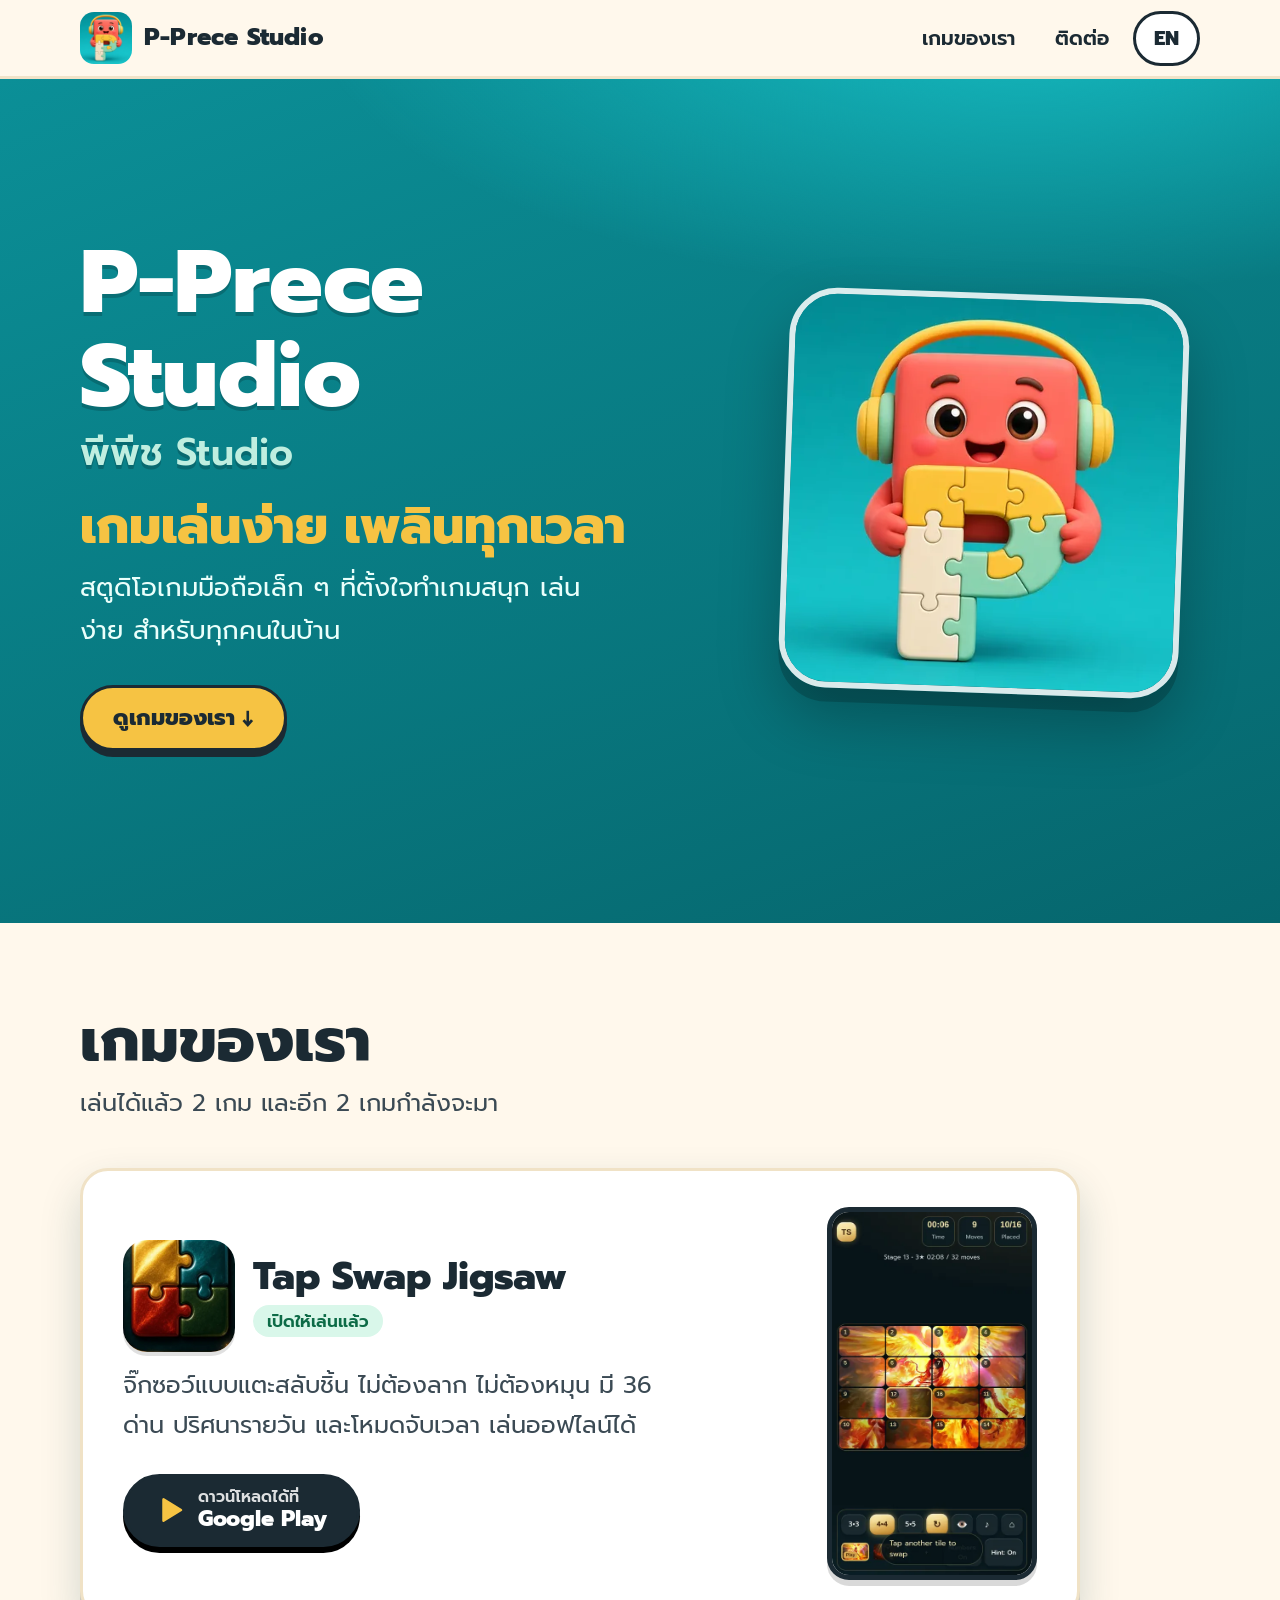
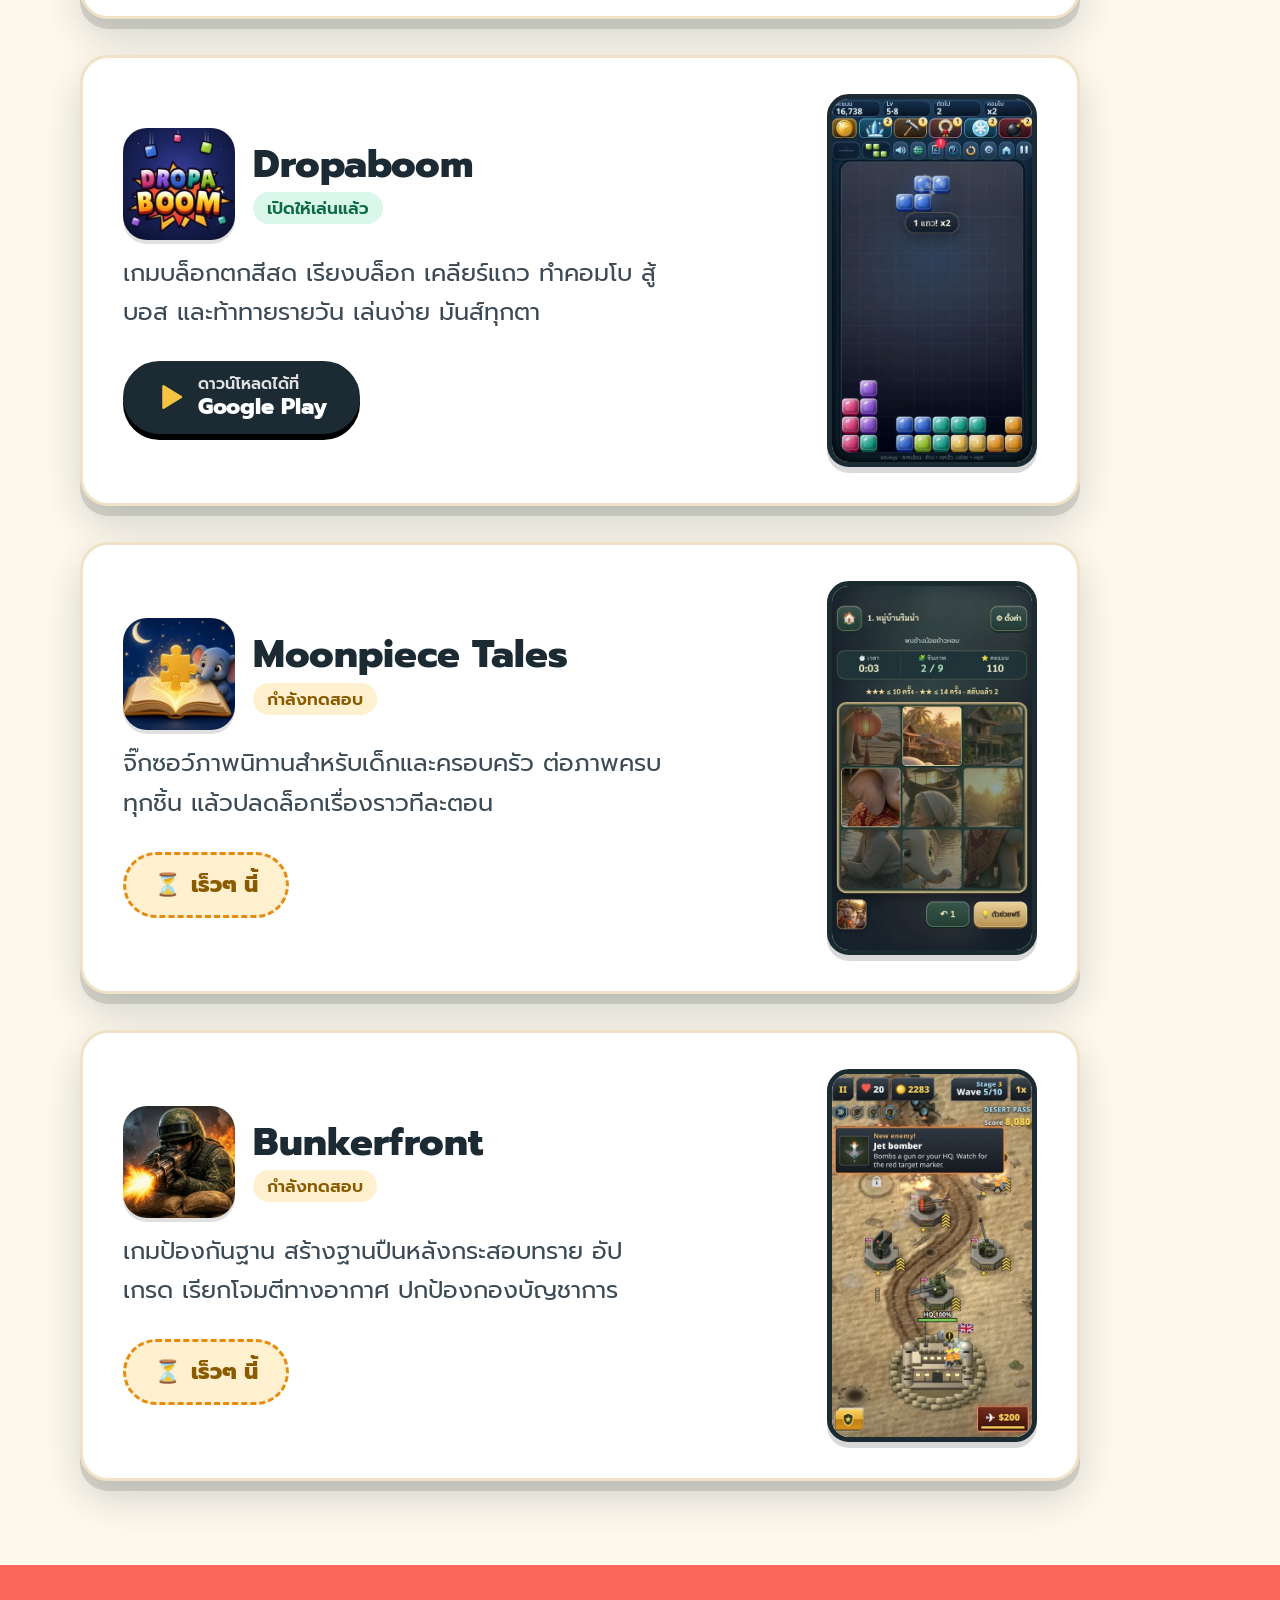
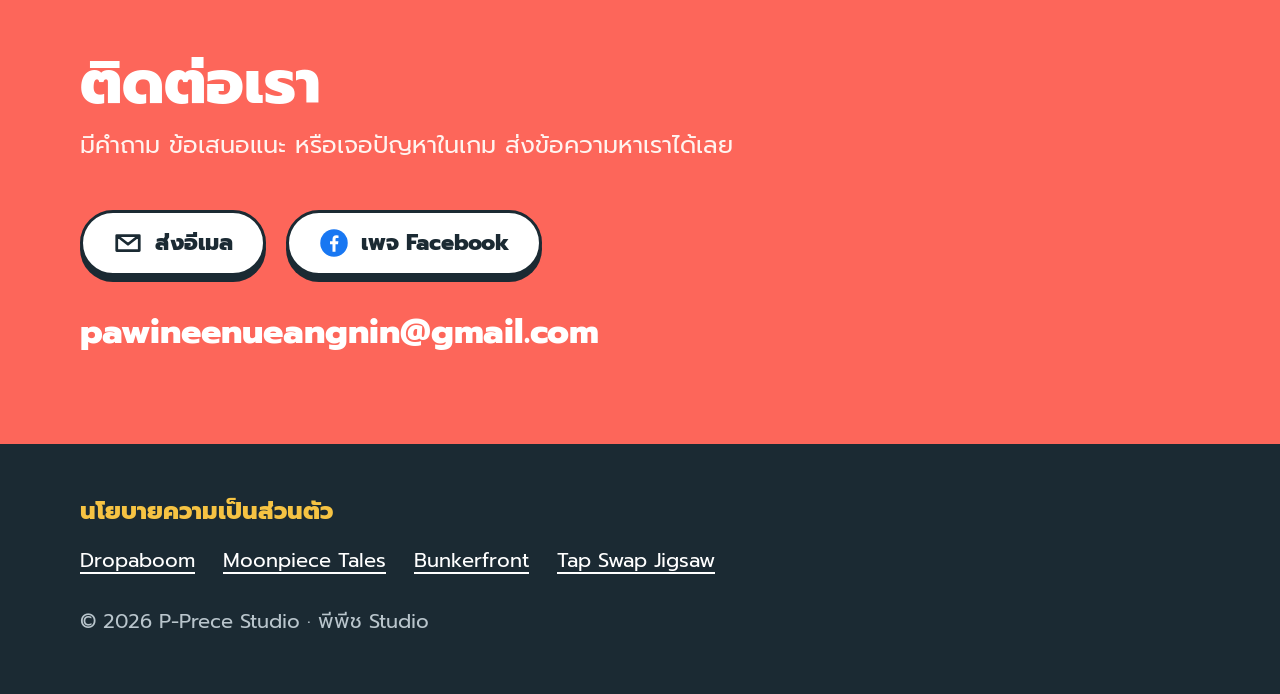
<file: index.html>
<!doctype html>
<html lang="th" class="lang-th">
<head>
<meta charset="utf-8">
<meta name="viewport" content="width=device-width,initial-scale=1">
<title>P-Prece Studio · พีพีช Studio — เกมเล่นง่าย เพลินทุกเวลา</title>
<meta name="description" content="P-Prece Studio (พีพีช Studio) สตูดิโอเกมมือถือ เกมเล่นง่าย เพลินทุกเวลา: Tap Swap Jigsaw, Dropaboom, Moonpiece Tales และ Bunkerfront">
<meta name="theme-color" content="#0b8f97">
<link rel="icon" type="image/png" href="assets/img/favicon.png">
<link rel="apple-touch-icon" href="assets/img/apple-touch-icon.png">
<link rel="preload" href="assets/fonts/prompt-800-thai.woff2" as="font" type="font/woff2" crossorigin>
<link rel="stylesheet" href="assets/css/style.css">
<script>
/* Language: ?lang=en or a saved choice; Thai by default. No cookies, no tracking. */
(function(){try{var q=new URLSearchParams(location.search).get('lang');var l=q||localStorage.getItem('lang');if(l==='en'){document.documentElement.className='lang-en';document.documentElement.lang='en';}}catch(e){}})();
</script>
</head>
<body>
<a class="skip" href="#games"><span class="t">ข้ามไปที่เกม</span><span class="e">Skip to games</span></a>

<header class="top">
  <div class="wrap">
    <a class="brand" href="#top"><img src="assets/img/logo.webp" width="52" height="52" alt="">P-Prece Studio</a>
    <nav class="nav" aria-label="Main">
      <a href="#games"><span class="t">เกมของเรา</span><span class="e">Games</span></a>
      <a href="#contact"><span class="t">ติดต่อ</span><span class="e">Contact</span></a>
      <button class="lang" id="langBtn" type="button" aria-label="Switch language / เปลี่ยนภาษา"><span class="t">EN</span><span class="e">ไทย</span></button>
    </nav>
  </div>
</header>

<main id="top">
  <section class="hero">
    <div class="wrap">
      <div>
        <h1>P-Prece Studio <span class="th-name">พีพีช Studio</span></h1>
        <p class="tagline"><span class="t"><span class="nw">เกมเล่นง่าย</span> <span class="nw">เพลินทุกเวลา</span></span><span class="e"><span class="nw">Easy to play,</span> <span class="nw">fun any time</span></span></p>
        <p class="lead"><span class="t">สตูดิโอเกมมือถือเล็ก ๆ ที่ตั้งใจทำเกมสนุก เล่นง่าย สำหรับทุกคนในบ้าน</span><span class="e">A small mobile game studio making simple, fun games for the whole family.</span></p>
        <a class="btn btn-sun" href="#games"><span class="t">ดูเกมของเรา ↓</span><span class="e">See our games ↓</span></a>
      </div>
      <div class="hero-art">
        <img src="assets/img/logo.webp" width="480" height="480" alt="โลโก้ P-Prece Studio: ตัวการ์ตูนสีแดงใส่หูฟัง ถือจิ๊กซอว์รูปตัว P / P-Prece Studio logo">
      </div>
    </div>
  </section>

  <section id="games">
    <div class="wrap">
      <h2 class="sec-title"><span class="t">เกมของเรา</span><span class="e">Our games</span></h2>
      <p class="sec-sub"><span class="t">เล่นได้แล้ว 2 เกม และอีก 2 เกมกำลังจะมา</span><span class="e">Two games out now, two more on the way.</span></p>
      <div class="games">
      <article class="game" id="game-tapswap">
        <div>
          <div class="game-head">
            <img src="assets/img/tapswap-icon.webp" width="96" height="96" alt="" loading="lazy">
            <div><h3>Tap Swap Jigsaw</h3><span class="badge live"><span class="t">เปิดให้เล่นแล้ว</span><span class="e">Available now</span></span></div>
          </div>
          <p><span class="t">จิ๊กซอว์แบบแตะสลับชิ้น ไม่ต้องลาก ไม่ต้องหมุน มี 36 ด่าน ปริศนารายวัน และโหมดจับเวลา เล่นออฟไลน์ได้</span><span class="e">A tap-to-swap jigsaw: no dragging, no rotating. 36 stages, a daily puzzle and time attack. Plays offline.</span></p>
          <a class="btn btn-play" href="https://play.google.com/store/apps/details?id=th.jigsaw.tapswap" target="_blank" rel="noopener"><svg viewBox="0 0 24 24" aria-hidden="true"><path fill="#f6c343" d="M5 3.5v17a1 1 0 0 0 1.5.86l14-8.5a1 1 0 0 0 0-1.72l-14-8.5A1 1 0 0 0 5 3.5z"/></svg><span><small><span class="t">ดาวน์โหลดได้ที่</span><span class="e">Get it on</span></small><b>Google Play</b></span></a>
        </div>
        <img class="shot" src="assets/img/tapswap-shot.webp" width="480" height="853" alt="ภาพหน้าจอเกม Tap Swap Jigsaw ระหว่างต่อภาพ / Tap Swap Jigsaw gameplay screenshot" loading="lazy" decoding="async">
      </article>
      <article class="game" id="game-dropaboom">
        <div>
          <div class="game-head">
            <img src="assets/img/dropaboom-icon.webp" width="96" height="96" alt="" loading="lazy">
            <div><h3>Dropaboom</h3><span class="badge live"><span class="t">เปิดให้เล่นแล้ว</span><span class="e">Available now</span></span></div>
          </div>
          <p><span class="t">เกมบล็อกตกสีสด เรียงบล็อก เคลียร์แถว ทำคอมโบ สู้บอส และท้าทายรายวัน เล่นง่าย มันส์ทุกตา</span><span class="e">A bright falling-block puzzle: stack blocks, clear lines, chain combos, beat bosses and take on daily challenges.</span></p>
          <a class="btn btn-play" href="https://play.google.com/store/apps/details?id=th.dropaboom.game" target="_blank" rel="noopener"><svg viewBox="0 0 24 24" aria-hidden="true"><path fill="#f6c343" d="M5 3.5v17a1 1 0 0 0 1.5.86l14-8.5a1 1 0 0 0 0-1.72l-14-8.5A1 1 0 0 0 5 3.5z"/></svg><span><small><span class="t">ดาวน์โหลดได้ที่</span><span class="e">Get it on</span></small><b>Google Play</b></span></a>
        </div>
        <img class="shot" src="assets/img/dropaboom-shot.webp" width="480" height="853" alt="ภาพหน้าจอเกม Dropaboom ขณะทำคอมโบ / Dropaboom gameplay screenshot" loading="lazy" decoding="async">
      </article>
      <article class="game coming" id="game-moonpiece">
        <div>
          <div class="game-head">
            <img src="assets/img/moonpiece-icon.webp" width="96" height="96" alt="" loading="lazy">
            <div><h3>Moonpiece Tales</h3><span class="badge test"><span class="t">กำลังทดสอบ</span><span class="e">In testing</span></span></div>
          </div>
          <p><span class="t">จิ๊กซอว์ภาพนิทานสำหรับเด็กและครอบครัว ต่อภาพครบทุกชิ้น แล้วปลดล็อกเรื่องราวทีละตอน</span><span class="e">Picture-story jigsaw puzzles for kids and families. Finish each picture to unlock the next part of the tale.</span></p>
          <span class="soon">⏳ <span class="t">เร็วๆ นี้</span><span class="e">Coming soon</span></span>
        </div>
        <img class="shot" src="assets/img/moonpiece-shot.webp" width="480" height="853" alt="ภาพหน้าจอเกม Moonpiece Tales ระหว่างต่อจิ๊กซอว์ / Moonpiece Tales gameplay screenshot" loading="lazy" decoding="async">
      </article>
      <article class="game coming" id="game-bunkerfront">
        <div>
          <div class="game-head">
            <img src="assets/img/bunkerfront-icon.webp" width="96" height="96" alt="" loading="lazy">
            <div><h3>Bunkerfront</h3><span class="badge test"><span class="t">กำลังทดสอบ</span><span class="e">In testing</span></span></div>
          </div>
          <p><span class="t">เกมป้องกันฐาน สร้างฐานปืนหลังกระสอบทราย อัปเกรด เรียกโจมตีทางอากาศ ปกป้องกองบัญชาการ</span><span class="e">A tower-defense game: build sandbag gun nests, upgrade them, call in airstrikes and hold your HQ.</span></p>
          <span class="soon">⏳ <span class="t">เร็วๆ นี้</span><span class="e">Coming soon</span></span>
        </div>
        <img class="shot" src="assets/img/bunkerfront-shot.webp" width="480" height="853" alt="ภาพหน้าจอเกม Bunkerfront ระหว่างป้องกันฐาน / Bunkerfront gameplay screenshot" loading="lazy" decoding="async">
      </article>
      </div>
    </div>
  </section>

  <section class="contact" id="contact">
    <div class="wrap">
      <h2 class="sec-title"><span class="t">ติดต่อเรา</span><span class="e">Contact us</span></h2>
      <p class="sec-sub"><span class="t">มีคำถาม ข้อเสนอแนะ หรือเจอปัญหาในเกม ส่งข้อความหาเราได้เลย</span><span class="e">Questions, ideas or a problem in a game? Get in touch.</span></p>
      <div class="contact-grid">
        <a class="btn" href="mailto:pawineenueangnin@gmail.com"><svg viewBox="0 0 24 24" aria-hidden="true"><path fill="none" stroke="currentColor" stroke-width="2.2" stroke-linejoin="round" d="M3 6h18v12H3zM3 6l9 7 9-7"/></svg><span class="t">ส่งอีเมล</span><span class="e">Send an email</span></a>
        <a class="btn" href="https://www.facebook.com/61595377043261" target="_blank" rel="noopener"><svg viewBox="0 0 24 24" aria-hidden="true"><circle cx="12" cy="12" r="11" fill="#1877f2"/><path fill="#fff" d="M13.2 19v-6h2l.3-2.4h-2.3V9.1c0-.7.2-1.1 1.2-1.1h1.2V5.9a16 16 0 0 0-1.8-.1c-1.8 0-3 1.1-3 3.1v1.7H8.8V13h2v6z"/></svg><span class="t">เพจ Facebook</span><span class="e">Facebook page</span></a>
      </div>
      <p class="email-text">pawineenueangnin@gmail.com</p>
    </div>
  </section>
</main>

<footer>
  <div class="wrap">
    <h2><span class="t">นโยบายความเป็นส่วนตัว</span><span class="e">Privacy policies</span></h2>
    <ul>
      <li><a href="https://pawineenueangnin-oss.github.io/dropaboom/privacy.html">Dropaboom</a></li>
      <li><a href="https://pawineenueangnin-oss.github.io/story-jigsaw-new/privacy.html">Moonpiece Tales</a></li>
      <li><a href="https://pawineenueangnin-oss.github.io/sandbag-siege/privacy.html">Bunkerfront</a></li>
      <li><a href="https://pawineenueangnin-oss.github.io/tapswap/privacy.html">Tap Swap Jigsaw</a></li>
    </ul>
    <p class="copy">© 2026 P-Prece Studio · พีพีช Studio</p>
  </div>
</footer>

<script>
(function(){var b=document.getElementById('langBtn'),h=document.documentElement;b.addEventListener('click',function(){var en=h.className!=='lang-en';h.className=en?'lang-en':'lang-th';h.lang=en?'en':'th';try{localStorage.setItem('lang',en?'en':'th')}catch(e){}});})();
</script>
</body>
</html>
</file>
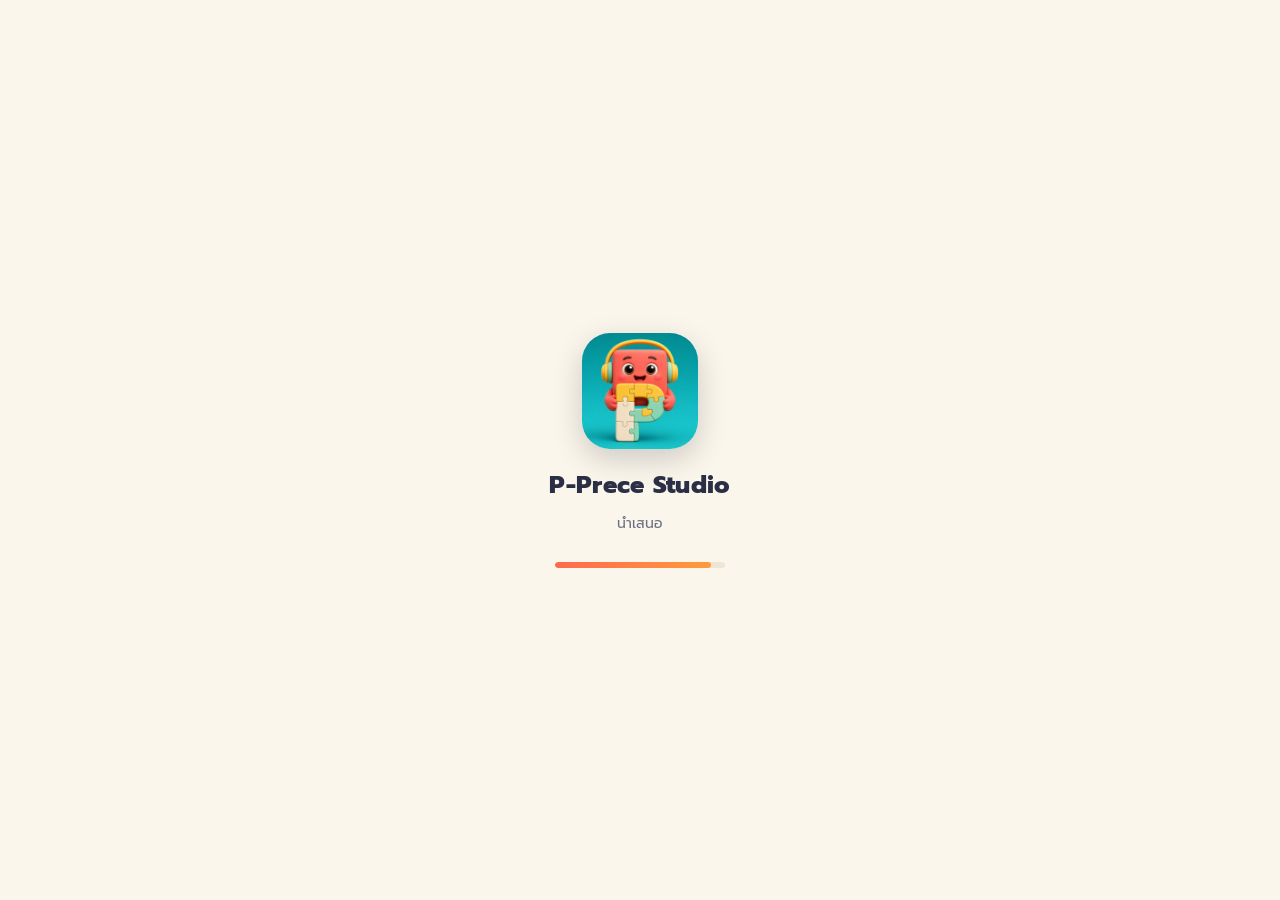
<file: zoomrow/index.html>
<!doctype html>
<html lang="th">
<head>
<meta charset="utf-8">
<meta name="viewport" content="width=device-width, initial-scale=1, maximum-scale=1, user-scalable=no, viewport-fit=cover">
<meta name="theme-color" content="#FBF6EC">
<meta name="description" content="Zoomrow: Arrow Escape — แตะลูกศรหนีกระดาน เกมพัซเซิลจาก P-Prece Studio">
<title>Zoomrow: แตะลูกศรหนีกระดาน</title>
<link rel="manifest" href="manifest.json?v=2">
<link rel="icon" href="img/icon-192.png?v=2">
<link rel="apple-touch-icon" href="img/icon-192.png?v=2">
<link rel="stylesheet" href="css/style.css?v=2">
</head>
<body>
<div id="app">
  <section id="splash" class="screen active">
    <div class="splash-inner">
      <img class="studio-logo" src="img/studio.png?v=2" alt="P-Prece Studio">
      <div class="studio-name">P-Prece Studio</div>
      <div class="studio-sub" data-i18n="presents">นำเสนอ</div>
      <div class="loadbar"><i id="loadfill"></i></div>
    </div>
  </section>

  <section id="menu" class="screen">
    <div class="topbar">
      <div class="coin-pill"><i class="coin-ico"></i><b class="coin-val">0</b></div>
      <button class="icon-btn" id="menuSettings" aria-label="settings"><svg viewBox="0 0 24 24"><path d="M12 15.5a3.5 3.5 0 1 1 0-7 3.5 3.5 0 0 1 0 7Zm8.2-2.5.1-1-.1-1 2-1.6-2-3.4-2.4 1a7.8 7.8 0 0 0-1.7-1L15.8 3h-4l-.4 2.6a7.8 7.8 0 0 0-1.7 1l-2.4-1-2 3.4 2 1.6-.1 1 .1 1-2 1.6 2 3.4 2.4-1a7.8 7.8 0 0 0 1.7 1l.4 2.6h4l.4-2.6a7.8 7.8 0 0 0 1.7-1l2.4 1 2-3.4-2-1.6Z"/></svg></button>
    </div>
    <div class="logo-wrap">
      <canvas id="logoCanvas" width="600" height="280"></canvas>
      <h1 class="title">Zoomrow</h1>
      <div class="subtitle" data-i18n="subtitle">แตะลูกศรหนีกระดาน</div>
    </div>
    <div class="menu-btns">
      <button class="big-btn primary" id="btnPlay"><span data-i18n="play">เล่นต่อ</span><small id="playLv"></small></button>
      <button class="big-btn daily-btn" id="btnDaily"><span class="dl-ico">📅</span><span class="dl-txt"><span data-i18n="daily">ภารกิจรายวัน</span><small id="dailySub"></small></span><span class="dl-badge" id="dailyBadge"></span></button>
      <div class="row2">
        <button class="big-btn" id="btnLevels"><span data-i18n="levels">เลือกด่าน</span><small id="lvStarsSm"></small></button>
        <button class="big-btn" id="btnEndless"><span data-i18n="endless">ไม่รู้จบ</span><small id="endlessBest"></small></button>
      </div>
      <button class="big-btn shop-btn" id="btnShop"><span>🛍️ <span data-i18n="shop">ร้านค้า</span></span><small data-i18n="shopSub">ธีม · ลายลูกศร · ตัวช่วย</small></button>
    </div>
    <div class="menu-foot"><img src="img/studio.png?v=2" alt=""><span>P-Prece Studio</span></div>
  </section>

  <section id="levels" class="screen">
    <div class="bar">
      <button class="icon-btn back" aria-label="back"><svg viewBox="0 0 24 24"><path d="M15 5 8 12l7 7" fill="none" stroke="currentColor" stroke-width="2.6" stroke-linecap="round" stroke-linejoin="round"/></svg></button>
      <div class="bar-title" data-i18n="levels">เลือกด่าน</div>
      <div class="bar-stars"><span class="star-i">★</span><b id="totalStars">0</b>/300</div>
      <div class="coin-pill sm"><i class="coin-ico"></i><b class="coin-val">0</b></div>
    </div>
    <div id="lvGrid" class="lv-grid"></div>
  </section>

  <section id="game" class="screen">
    <div class="hud">
      <div class="hud-row">
        <button class="icon-btn" id="gBack" aria-label="menu"><svg viewBox="0 0 24 24"><path d="M15 5 8 12l7 7" fill="none" stroke="currentColor" stroke-width="2.6" stroke-linecap="round" stroke-linejoin="round"/></svg></button>
        <div class="lv-label"><div class="lv-top"><span id="lvText">ด่าน 1</span><em id="lvBadge" class="kbadge"></em></div><small id="lvSub"></small></div>
        <div class="coin-pill sm"><i class="coin-ico"></i><b class="coin-val">0</b></div>
        <div class="hearts" id="hearts"><i>♥</i><i>♥</i><i>♥</i></div>
      </div>
      <div class="hud-row tools">
        <button class="tool" id="tHint"><svg viewBox="0 0 24 24"><path d="M9 18h6M10 21h4M12 3a6 6 0 0 0-3.6 10.8c.8.6 1.1 1.4 1.1 2.2h5c0-.8.3-1.6 1.1-2.2A6 6 0 0 0 12 3Z" fill="none" stroke="currentColor" stroke-width="2" stroke-linecap="round" stroke-linejoin="round"/></svg><span data-i18n="hint">คำใบ้</span><b id="cHint">3</b></button>
        <button class="tool" id="tHammer"><svg viewBox="0 0 24 24"><path d="M14 4l6 6-3 3-6-6 3-3Zm-3 3-8 8 3 3 8-8" fill="none" stroke="currentColor" stroke-width="2" stroke-linejoin="round"/></svg><span data-i18n="hammer">ค้อนทุบ</span><b id="cHammer">2</b></button>
        <button class="tool" id="tWand"><svg viewBox="0 0 24 24"><path d="M4 20 15 9M15 9l2-2M17 3v2M21 7h-2M19.5 4.5 18 6M13 3l.6 1.4L15 5l-1.4.6L13 7l-.6-1.4L11 5l1.4-.6L13 3Z" fill="none" stroke="currentColor" stroke-width="2" stroke-linecap="round" stroke-linejoin="round"/></svg><span data-i18n="wand">ไม้กายสิทธิ์</span><b id="cWand">1</b></button>
        <button class="tool" id="tRestart"><svg viewBox="0 0 24 24"><path d="M4 12a8 8 0 1 0 2.4-5.7M4 4v5h5" fill="none" stroke="currentColor" stroke-width="2.2" stroke-linecap="round" stroke-linejoin="round"/></svg><span data-i18n="restart">เริ่มใหม่</span></button>
        <button class="tool" id="tSettings"><svg viewBox="0 0 24 24"><path d="M4 7h10M18 7h2M4 17h4M12 17h8" stroke="currentColor" stroke-width="2.2" stroke-linecap="round"/><circle cx="16" cy="7" r="2.3" fill="none" stroke="currentColor" stroke-width="2.2"/><circle cx="10" cy="17" r="2.3" fill="none" stroke="currentColor" stroke-width="2.2"/></svg><span data-i18n="settings">ตั้งค่า</span></button>
      </div>
    </div>
    <div class="board-wrap" id="boardWrap">
      <canvas id="board"></canvas>
      <div id="combo" class="combo"></div>
      <div id="toast" class="toast"></div>
      <div id="modeBar" class="mode-bar hidden"></div>
      <div id="tut" class="tut hidden">
        <div class="tut-ring"></div>
        <svg class="tut-hand" viewBox="0 0 64 64"><path d="M26 30V12a4.5 4.5 0 0 1 9 0v14l9.5 1.6A6 6 0 0 1 49.4 34L47 50a9 9 0 0 1-8.9 7.6H30a9 9 0 0 1-7.2-3.6L13 41a4.3 4.3 0 0 1 6.5-5.6L26 41Z" fill="#fff" stroke="#2A2F45" stroke-width="3" stroke-linejoin="round"/></svg>
      </div>
      <div id="tutBubble" class="tut-bubble hidden" data-i18n="tut">แตะลูกศรที่ทางข้างหน้าว่าง</div>
    </div>
    <div class="foot">
      <div class="left-count"><span data-i18n="left">เหลือ</span> <b id="leftCount">0</b></div>
      <div class="zoom">
        <button class="zbtn" id="zOut" aria-label="zoom out"><svg viewBox="0 0 24 24"><path d="M6 12h12" stroke="currentColor" stroke-width="2.8" stroke-linecap="round"/></svg></button>
        <button class="zbtn" id="zFit" aria-label="fit"><svg viewBox="0 0 24 24"><path d="M4 9V4h5M20 9V4h-5M4 15v5h5M20 15v5h-5" fill="none" stroke="currentColor" stroke-width="2.2" stroke-linecap="round" stroke-linejoin="round"/></svg></button>
        <button class="zbtn" id="zIn" aria-label="zoom in"><svg viewBox="0 0 24 24"><path d="M6 12h12M12 6v12" stroke="currentColor" stroke-width="2.8" stroke-linecap="round"/></svg></button>
      </div>
    </div>
  </section>

  <section id="shop" class="screen">
    <div class="bar">
      <button class="icon-btn back" aria-label="back"><svg viewBox="0 0 24 24"><path d="M15 5 8 12l7 7" fill="none" stroke="currentColor" stroke-width="2.6" stroke-linecap="round" stroke-linejoin="round"/></svg></button>
      <div class="bar-title" data-i18n="shop">ร้านค้า</div>
      <div class="coin-pill sm"><i class="coin-ico"></i><b class="coin-val">0</b></div>
    </div>
    <div class="scroll">
      <div class="preview-card"><canvas id="shopPreview" width="660" height="300"></canvas><div class="pv-label" id="pvLabel"></div></div>
      <h3 data-i18n="themes">ธีมกระดาน</h3>
      <div class="shop-grid" id="themeGrid"></div>
      <h3 data-i18n="finishes">ลายลูกศร</h3>
      <div class="shop-grid" id="finishGrid"></div>
      <h3 data-i18n="boosters">ตัวช่วย</h3>
      <div class="shop-list" id="boosterList"></div>
    </div>
  </section>

  <section id="daily" class="screen">
    <div class="bar">
      <button class="icon-btn back" aria-label="back"><svg viewBox="0 0 24 24"><path d="M15 5 8 12l7 7" fill="none" stroke="currentColor" stroke-width="2.6" stroke-linecap="round" stroke-linejoin="round"/></svg></button>
      <div class="bar-title" data-i18n="daily">ภารกิจรายวัน</div>
      <div class="coin-pill sm"><i class="coin-ico"></i><b class="coin-val">0</b></div>
    </div>
    <div class="scroll">
      <div class="daily-hero">
        <div class="streak"><span class="flame">🔥</span><b id="streakNum">0</b><small data-i18n="streak">สถิติต่อเนื่อง (วัน)</small></div>
        <div class="dl-date" id="dlDate"></div>
      </div>
      <div class="cal" id="cal"></div>
      <div class="dl-info card-lite">
        <div class="dl-info-title" data-i18n="todayPuzzle">ด่านของวันนี้</div>
        <div id="dlMeta" class="dl-meta"></div>
        <div class="dl-reward"><i class="coin-ico"></i> <span data-i18n="dailyReward">+60 เหรียญ เมื่อผ่านด่านครั้งแรกของวัน</span></div>
      </div>
      <button class="big-btn primary" id="btnDailyPlay"></button>
    </div>
  </section>

  <div id="winOv" class="overlay">
    <div class="card win-card">
      <div class="win-badge" id="winBadge"></div>
      <div class="win-title" id="winTitle" data-i18n="clear">ผ่านด่าน!</div>
      <div class="stars" id="winStars"><i>★</i><i>★</i><i>★</i></div>
      <div class="win-msg" id="winMsg"></div>
      <div class="win-coins" id="winCoins"></div>
      <button class="big-btn primary" id="wNext" data-i18n="next">ด่านต่อไป</button>
      <div class="row2">
        <button class="big-btn small" id="wReplay" data-i18n="replay">เล่นอีกครั้ง</button>
        <button class="big-btn small" id="wMenu" data-i18n="menu">เมนู</button>
      </div>
    </div>
  </div>
  <div id="loseOv" class="overlay">
    <div class="card">
      <div class="lose-ico">♥</div>
      <div class="win-title" data-i18n="outHearts">หัวใจหมดแล้ว</div>
      <div class="win-msg" id="loseMsg" data-i18n="tryAgain">ลองวางลำดับใหม่อีกครั้งนะ</div>
      <button class="big-btn gold" id="lRefill"></button>
      <button class="big-btn primary" id="lRetry" data-i18n="retryFree">เล่นใหม่ (ฟรี)</button>
      <button class="big-btn small" id="lMenu" data-i18n="menu">เมนู</button>
    </div>
  </div>
  <div id="setOv" class="overlay">
    <div class="card set-card">
      <div class="win-title" data-i18n="settings">ตั้งค่า</div>
      <div class="set-row"><span data-i18n="music">เพลงประกอบ</span><button class="tog" id="sMusic"></button></div>
      <div class="set-row"><span data-i18n="sfx">เสียงเอฟเฟกต์</span><button class="tog" id="sSfx"></button></div>
      <div class="set-row"><span data-i18n="vibrate">สั่น</span><button class="tog" id="sVib"></button></div>
      <div class="set-row"><span><span data-i18n="dark">โหมดมืด</span><small class="set-note" id="darkNote"></small></span><button class="tog" id="sDark"></button></div>
      <div class="set-row"><span data-i18n="language">ภาษา</span><div class="seg" id="sLang"><button data-v="th">ไทย</button><button data-v="en">EN</button></div></div>
      <button class="big-btn small" id="sClose" data-i18n="done">เสร็จสิ้น</button>
      <div class="ver">Zoomrow v2.0.0 · P-Prece Studio</div>
    </div>
  </div>
  <div id="introOv" class="overlay">
    <div class="card intro-card">
      <div class="intro-new" data-i18n="newMech">กลไกใหม่!</div>
      <canvas id="introIcon" width="240" height="240"></canvas>
      <div class="win-title" id="introTitle"></div>
      <div class="win-msg" id="introText"></div>
      <button class="big-btn primary" id="introOk" data-i18n="gotIt">เข้าใจแล้ว</button>
    </div>
  </div>
  <div id="askOv" class="overlay">
    <div class="card">
      <div class="win-title" id="askTitle"></div>
      <div class="win-msg" id="askText"></div>
      <button class="big-btn gold" id="askYes"></button>
      <button class="big-btn small" id="askNo" data-i18n="cancel">ยกเลิก</button>
    </div>
  </div>
  <div id="loadOv" class="overlay"><div class="card loading-card"><div class="spinner"></div><div data-i18n="building">กำลังสร้างด่าน…</div></div></div>
  <div id="floats"></div>
  <canvas id="fx"></canvas>
</div>
<script src="js/core.js?v=2"></script>
<script src="js/levels.js?v=2"></script>
<script src="js/audio.js?v=2"></script>
<script src="js/game.js?v=2"></script>
</body>
</html>
</file>
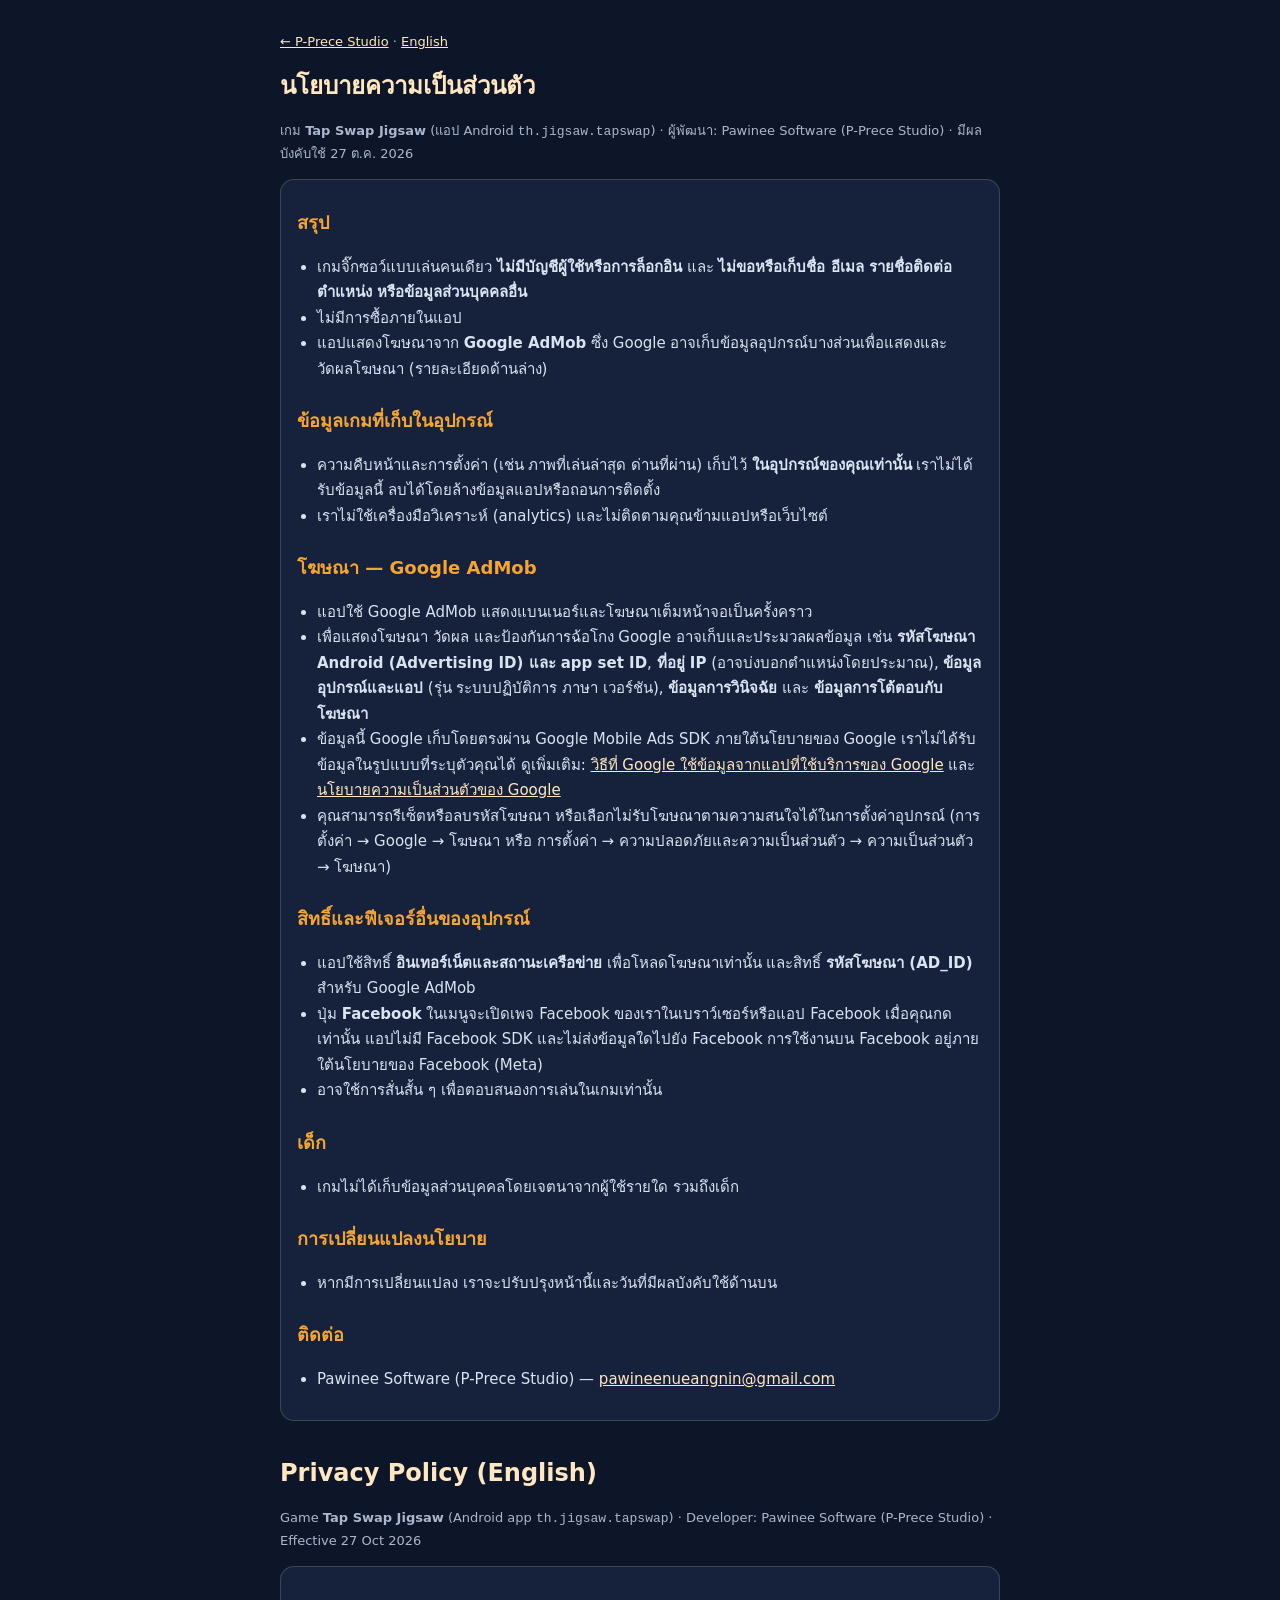
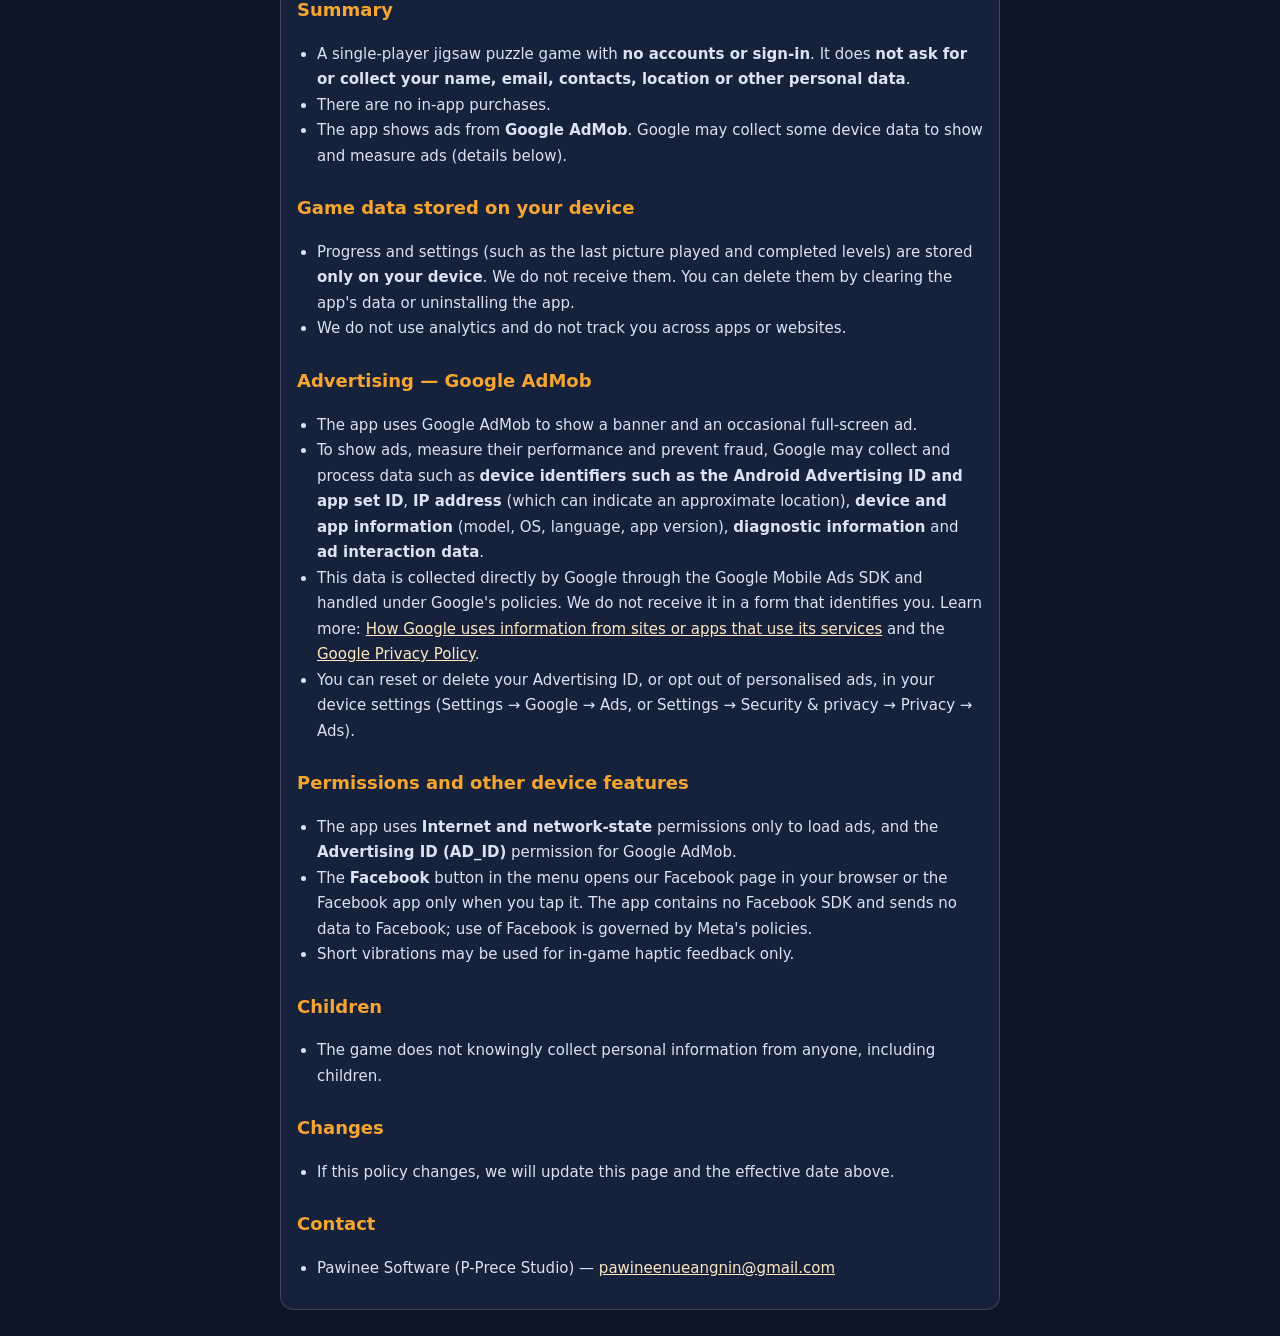
<file: tapswap/privacy.html>
<!DOCTYPE html>
<html lang="th">
<head>
  <meta charset="UTF-8" />
  <meta name="viewport" content="width=device-width, initial-scale=1, viewport-fit=cover" />
  <title>นโยบายความเป็นส่วนตัว / Privacy Policy — Tap Swap Jigsaw</title>
  <style>
    :root { color-scheme:dark; }
    body { margin:0; background:#0d1528; color:#eef3fb; font-family:"Nunito","Sarabun",system-ui,-apple-system,"Segoe UI",sans-serif; line-height:1.7; }
    main { max-width:720px; margin:0 auto; padding:18px 18px 28px; }
    h1 { font-size:24px; margin:8px 0 2px; color:#ffe7c2; }
    h2 { font-size:18px; margin:24px 0 6px; color:#f6a531; }
    p, li { font-size:15px; color:#d9e3f2; }
    ul { padding-left:20px; }
    .meta { color:#aab8cf; font-size:13px; }
    .card { background:#16213b; border:1px solid rgba(255,231,194,.18); border-radius:14px; padding:4px 16px 12px; margin-top:14px; }
    a { color:#ffe7c2; }
  </style>
</head>
<body>
<main>
  <p class="meta"><a href="../">← P-Prece Studio</a> · <a href="#en">English</a></p>
  <h1>นโยบายความเป็นส่วนตัว</h1>
  <p class="meta">เกม <b>Tap Swap Jigsaw</b> (แอป Android <code>th.jigsaw.tapswap</code>) · ผู้พัฒนา: Pawinee Software (P-Prece Studio) · มีผลบังคับใช้ 27 ต.ค. 2026</p>

  <div class="card">
    <h2>สรุป</h2>
    <ul>
      <li>เกมจิ๊กซอว์แบบเล่นคนเดียว <b>ไม่มีบัญชีผู้ใช้หรือการล็อกอิน</b> และ <b>ไม่ขอหรือเก็บชื่อ อีเมล รายชื่อติดต่อ ตำแหน่ง หรือข้อมูลส่วนบุคคลอื่น</b></li>
      <li>ไม่มีการซื้อภายในแอป</li>
      <li>แอปแสดงโฆษณาจาก <b>Google AdMob</b> ซึ่ง Google อาจเก็บข้อมูลอุปกรณ์บางส่วนเพื่อแสดงและวัดผลโฆษณา (รายละเอียดด้านล่าง)</li>
    </ul>
    <h2>ข้อมูลเกมที่เก็บในอุปกรณ์</h2>
    <ul>
      <li>ความคืบหน้าและการตั้งค่า (เช่น ภาพที่เล่นล่าสุด ด่านที่ผ่าน) เก็บไว้ <b>ในอุปกรณ์ของคุณเท่านั้น</b> เราไม่ได้รับข้อมูลนี้ ลบได้โดยล้างข้อมูลแอปหรือถอนการติดตั้ง</li>
      <li>เราไม่ใช้เครื่องมือวิเคราะห์ (analytics) และไม่ติดตามคุณข้ามแอปหรือเว็บไซต์</li>
    </ul>
    <h2>โฆษณา — Google AdMob</h2>
    <ul>
      <li>แอปใช้ Google AdMob แสดงแบนเนอร์และโฆษณาเต็มหน้าจอเป็นครั้งคราว</li>
      <li>เพื่อแสดงโฆษณา วัดผล และป้องกันการฉ้อโกง Google อาจเก็บและประมวลผลข้อมูล เช่น <b>รหัสโฆษณา Android (Advertising ID) และ app set ID</b>, <b>ที่อยู่ IP</b> (อาจบ่งบอกตำแหน่งโดยประมาณ), <b>ข้อมูลอุปกรณ์และแอป</b> (รุ่น ระบบปฏิบัติการ ภาษา เวอร์ชัน), <b>ข้อมูลการวินิจฉัย</b> และ <b>ข้อมูลการโต้ตอบกับโฆษณา</b></li>
      <li>ข้อมูลนี้ Google เก็บโดยตรงผ่าน Google Mobile Ads SDK ภายใต้นโยบายของ Google เราไม่ได้รับข้อมูลในรูปแบบที่ระบุตัวคุณได้ ดูเพิ่มเติม: <a href="https://policies.google.com/technologies/partner-sites" target="_blank" rel="noopener">วิธีที่ Google ใช้ข้อมูลจากแอปที่ใช้บริการของ Google</a> และ <a href="https://policies.google.com/privacy" target="_blank" rel="noopener">นโยบายความเป็นส่วนตัวของ Google</a></li>
      <li>คุณสามารถรีเซ็ตหรือลบรหัสโฆษณา หรือเลือกไม่รับโฆษณาตามความสนใจได้ในการตั้งค่าอุปกรณ์ (การตั้งค่า → Google → โฆษณา หรือ การตั้งค่า → ความปลอดภัยและความเป็นส่วนตัว → ความเป็นส่วนตัว → โฆษณา)</li>
    </ul>
    <h2>สิทธิ์และฟีเจอร์อื่นของอุปกรณ์</h2>
    <ul>
      <li>แอปใช้สิทธิ์ <b>อินเทอร์เน็ตและสถานะเครือข่าย</b> เพื่อโหลดโฆษณาเท่านั้น และสิทธิ์ <b>รหัสโฆษณา (AD_ID)</b> สำหรับ Google AdMob</li>
      <li>ปุ่ม <b>Facebook</b> ในเมนูจะเปิดเพจ Facebook ของเราในเบราว์เซอร์หรือแอป Facebook เมื่อคุณกดเท่านั้น แอปไม่มี Facebook SDK และไม่ส่งข้อมูลใดไปยัง Facebook การใช้งานบน Facebook อยู่ภายใต้นโยบายของ Facebook (Meta)</li>
      <li>อาจใช้การสั่นสั้น ๆ เพื่อตอบสนองการเล่นในเกมเท่านั้น</li>
    </ul>
    <h2>เด็ก</h2>
    <ul><li>เกมไม่ได้เก็บข้อมูลส่วนบุคคลโดยเจตนาจากผู้ใช้รายใด รวมถึงเด็ก</li></ul>
    <h2>การเปลี่ยนแปลงนโยบาย</h2>
    <ul><li>หากมีการเปลี่ยนแปลง เราจะปรับปรุงหน้านี้และวันที่มีผลบังคับใช้ด้านบน</li></ul>
    <h2>ติดต่อ</h2>
    <ul><li>Pawinee Software (P-Prece Studio) — <a href="mailto:pawineenueangnin@gmail.com">pawineenueangnin@gmail.com</a></li></ul>
  </div>

  <h1 id="en" style="margin-top:32px">Privacy Policy (English)</h1>
  <p class="meta">Game <b>Tap Swap Jigsaw</b> (Android app <code>th.jigsaw.tapswap</code>) · Developer: Pawinee Software (P-Prece Studio) · Effective 27 Oct 2026</p>
  <div class="card">
    <h2>Summary</h2>
    <ul>
      <li>A single-player jigsaw puzzle game with <b>no accounts or sign-in</b>. It does <b>not ask for or collect your name, email, contacts, location or other personal data</b>.</li>
      <li>There are no in-app purchases.</li>
      <li>The app shows ads from <b>Google AdMob</b>. Google may collect some device data to show and measure ads (details below).</li>
    </ul>
    <h2>Game data stored on your device</h2>
    <ul>
      <li>Progress and settings (such as the last picture played and completed levels) are stored <b>only on your device</b>. We do not receive them. You can delete them by clearing the app's data or uninstalling the app.</li>
      <li>We do not use analytics and do not track you across apps or websites.</li>
    </ul>
    <h2>Advertising — Google AdMob</h2>
    <ul>
      <li>The app uses Google AdMob to show a banner and an occasional full-screen ad.</li>
      <li>To show ads, measure their performance and prevent fraud, Google may collect and process data such as <b>device identifiers such as the Android Advertising ID and app set ID</b>, <b>IP address</b> (which can indicate an approximate location), <b>device and app information</b> (model, OS, language, app version), <b>diagnostic information</b> and <b>ad interaction data</b>.</li>
      <li>This data is collected directly by Google through the Google Mobile Ads SDK and handled under Google's policies. We do not receive it in a form that identifies you. Learn more: <a href="https://policies.google.com/technologies/partner-sites" target="_blank" rel="noopener">How Google uses information from sites or apps that use its services</a> and the <a href="https://policies.google.com/privacy" target="_blank" rel="noopener">Google Privacy Policy</a>.</li>
      <li>You can reset or delete your Advertising ID, or opt out of personalised ads, in your device settings (Settings → Google → Ads, or Settings → Security &amp; privacy → Privacy → Ads).</li>
    </ul>
    <h2>Permissions and other device features</h2>
    <ul>
      <li>The app uses <b>Internet and network-state</b> permissions only to load ads, and the <b>Advertising ID (AD_ID)</b> permission for Google AdMob.</li>
      <li>The <b>Facebook</b> button in the menu opens our Facebook page in your browser or the Facebook app only when you tap it. The app contains no Facebook SDK and sends no data to Facebook; use of Facebook is governed by Meta's policies.</li>
      <li>Short vibrations may be used for in-game haptic feedback only.</li>
    </ul>
    <h2>Children</h2>
    <ul><li>The game does not knowingly collect personal information from anyone, including children.</li></ul>
    <h2>Changes</h2>
    <ul><li>If this policy changes, we will update this page and the effective date above.</li></ul>
    <h2>Contact</h2>
    <ul><li>Pawinee Software (P-Prece Studio) — <a href="mailto:pawineenueangnin@gmail.com">pawineenueangnin@gmail.com</a></li></ul>
  </div>
</main>
</body>
</html>
</file>
<file: assets/css/style.css>
/* P-Prece Studio — draft one-page site. No external requests. */
@font-face{font-family:Prompt;font-style:normal;font-weight:400;font-display:swap;src:url(../fonts/prompt-400-thai.woff2) format("woff2");unicode-range:U+02D7,U+0303,U+0331,U+0E01-0E5B,U+200C-200D,U+25CC}
@font-face{font-family:Prompt;font-style:normal;font-weight:400;font-display:swap;src:url(../fonts/prompt-400-latin.woff2) format("woff2");unicode-range:U+0000-00FF,U+0131,U+0152-0153,U+02BB-02BC,U+02C6,U+02DA,U+02DC,U+0304,U+0308,U+0329,U+2000-206F,U+20AC,U+2122,U+2191,U+2193,U+2212,U+2215,U+FEFF,U+FFFD}
@font-face{font-family:Prompt;font-style:normal;font-weight:600;font-display:swap;src:url(../fonts/prompt-600-thai.woff2) format("woff2");unicode-range:U+02D7,U+0303,U+0331,U+0E01-0E5B,U+200C-200D,U+25CC}
@font-face{font-family:Prompt;font-style:normal;font-weight:600;font-display:swap;src:url(../fonts/prompt-600-latin.woff2) format("woff2");unicode-range:U+0000-00FF,U+0131,U+0152-0153,U+02BB-02BC,U+02C6,U+02DA,U+02DC,U+0304,U+0308,U+0329,U+2000-206F,U+20AC,U+2122,U+2191,U+2193,U+2212,U+2215,U+FEFF,U+FFFD}
@font-face{font-family:Prompt;font-style:normal;font-weight:800;font-display:swap;src:url(../fonts/prompt-800-thai.woff2) format("woff2");unicode-range:U+02D7,U+0303,U+0331,U+0E01-0E5B,U+200C-200D,U+25CC}
@font-face{font-family:Prompt;font-style:normal;font-weight:800;font-display:swap;src:url(../fonts/prompt-800-latin.woff2) format("woff2");unicode-range:U+0000-00FF,U+0131,U+0152-0153,U+02BB-02BC,U+02C6,U+02DA,U+02DC,U+0304,U+0308,U+0329,U+2000-206F,U+20AC,U+2122,U+2191,U+2193,U+2212,U+2215,U+FEFF,U+FFFD}

:root{
  --teal:#0b8f97; --teal-d:#06666d; --teal-l:#16bec4; --mint:#bfeee0;
  --coral:#fd665a; --coral-d:#c94236; --sun:#f6c343; --sun-d:#e68b10;
  --cream:#fff8ec; --ink:#1b2a33; --ink-2:#3b4a54; --white:#fff;
  --radius:28px; --shadow:0 10px 0 rgba(0,0,0,.12),0 18px 40px rgba(6,60,66,.18);
}
*{box-sizing:border-box}
html{scroll-behavior:smooth;-webkit-text-size-adjust:100%}
body{margin:0;font-family:Prompt,"Noto Sans Thai","Leelawadee UI",Tahoma,system-ui,sans-serif;font-size:21px;line-height:1.65;color:var(--ink);background:var(--cream)}
img{max-width:100%;height:auto;display:block}
a{color:inherit}
:focus-visible{outline:4px solid var(--sun);outline-offset:3px;border-radius:12px}
.wrap{width:min(1120px,100% - 40px);margin-inline:auto}

/* language toggle: Thai by default, works without JS */
html.lang-en .t, html:not(.lang-en) .e{display:none!important}

.nw{white-space:nowrap}
.skip{position:absolute;left:-999px;top:0;background:var(--sun);color:var(--ink);padding:12px 18px;font-weight:800;z-index:20}
.skip:focus{left:12px;top:12px}

/* header */
.top{position:sticky;top:0;z-index:10;background:rgba(255,248,236,.94);backdrop-filter:blur(8px);border-bottom:3px solid #f1e3c8}
.top .wrap{display:flex;align-items:center;gap:16px;min-height:76px}
.brand{display:flex;align-items:center;gap:12px;text-decoration:none;font-weight:800;font-size:24px;letter-spacing:.2px}
.brand img{width:52px;height:52px;border-radius:14px}
.nav{margin-left:auto;display:flex;align-items:center;gap:8px}
.nav a{text-decoration:none;font-weight:600;font-size:20px;padding:10px 16px;border-radius:999px}
.nav a:hover{background:#f3e6cc}
.lang{font:inherit;font-weight:800;font-size:20px;border:3px solid var(--ink);background:var(--white);color:var(--ink);border-radius:999px;padding:8px 18px;cursor:pointer;min-height:52px}
.lang:hover{background:var(--sun)}

/* hero */
.hero{background:radial-gradient(1200px 500px at 80% -10%,var(--teal-l),transparent 60%),linear-gradient(160deg,var(--teal) 0%,var(--teal-d) 100%);color:var(--white);overflow:hidden}
.hero .wrap{display:grid;grid-template-columns:1.2fr .8fr;align-items:center;gap:40px;padding:72px 0 88px}
.hero h1{margin:0;font-size:clamp(52px,7vw,92px);line-height:1.05;font-weight:800;letter-spacing:-.5px;text-shadow:0 4px 0 rgba(0,0,0,.18)}
.hero .th-name{display:block;font-size:.42em;font-weight:600;color:var(--mint);letter-spacing:0;margin-top:10px}
.tagline{margin:22px 0 10px;font-size:clamp(32px,4.2vw,50px);line-height:1.25;font-weight:800;color:var(--sun)}
.lead{margin:0 0 32px;font-size:clamp(22px,2.2vw,26px);max-width:30ch;color:#eafffb}
.hero-art{justify-self:center;position:relative}
.hero-art img{width:min(400px,80vw);border-radius:48px;box-shadow:0 14px 0 rgba(0,0,0,.18),0 30px 60px rgba(0,0,0,.25);transform:rotate(2deg);border:6px solid rgba(255,255,255,.85)}

/* buttons */
.btn{display:inline-flex;align-items:center;justify-content:center;gap:12px;min-height:64px;padding:12px 30px;border-radius:999px;font-weight:800;font-size:22px;text-decoration:none;border:3px solid var(--ink);box-shadow:0 6px 0 var(--ink);transition:transform .08s,box-shadow .08s}
.btn:active{transform:translateY(4px);box-shadow:0 2px 0 var(--ink)}
.btn-sun{background:var(--sun);color:var(--ink)}
.btn-sun:hover{background:#ffd462}
.btn-play{background:var(--ink);color:var(--white);border-color:var(--ink);box-shadow:0 6px 0 #000}
.btn-play:hover{background:#25414f}
.btn-play svg{width:30px;height:30px;flex:none}
.btn-play small{display:block;font-size:16px;font-weight:600;line-height:1.1;opacity:.85}
.btn-play b{display:block;font-size:22px;line-height:1.15}
.soon{display:inline-flex;align-items:center;gap:10px;min-height:64px;padding:12px 28px;border-radius:999px;font-weight:800;font-size:22px;background:#fff1d0;color:#8a5a00;border:3px dashed var(--sun-d)}

/* sections */
section{padding:84px 0}
.sec-title{margin:0 0 8px;font-size:clamp(40px,5vw,60px);line-height:1.15;font-weight:800}
.sec-sub{margin:0 0 44px;font-size:24px;color:var(--ink-2)}

/* games */
.games{display:grid;grid-template-columns:1fr;gap:36px;max-width:1000px}
.game{background:var(--white);border-radius:var(--radius);box-shadow:var(--shadow);border:3px solid #f0e2c6;padding:36px 40px;display:grid;grid-template-columns:1fr 210px;gap:40px;align-items:center}
.game-head{display:flex;align-items:center;gap:18px;margin-bottom:14px}
.game-head img{width:112px;height:112px;border-radius:24px;box-shadow:0 4px 0 rgba(0,0,0,.12);flex:none}
.game h3{margin:0;font-size:38px;line-height:1.15;font-weight:800}
.badge{display:inline-block;margin-top:6px;padding:2px 14px;border-radius:999px;font-size:17px;font-weight:600}
.badge.live{background:#d9f7ea;color:#0d6b47}
.badge.test{background:#fff1d0;color:#8a5a00}
.game p{margin:0 0 28px;font-size:24px;max-width:34ch;color:var(--ink-2)}
.shot{border-radius:22px;border:5px solid var(--ink);box-shadow:0 6px 0 rgba(0,0,0,.15);background:#111;aspect-ratio:9/16;object-fit:cover;width:100%}
.game.coming .shot{filter:saturate(.9)}

/* contact */
.contact{background:var(--coral);color:var(--white)}
.contact .sec-sub{color:#fff3ef}
.contact-grid{display:flex;flex-wrap:wrap;gap:20px}
.contact .btn{background:var(--white);color:var(--ink)}
.contact .btn:hover{background:var(--sun)}
.contact .btn svg{width:30px;height:30px;flex:none}
.email-text{font-size:clamp(24px,3vw,34px);font-weight:800;word-break:break-all;margin:28px 0 0}

/* footer */
footer{background:var(--ink);color:#e9eef1;padding:48px 0 56px;font-size:20px}
footer h2{font-size:24px;margin:0 0 12px;color:var(--sun)}
footer ul{list-style:none;padding:0;margin:0 0 28px;display:flex;flex-wrap:wrap;gap:10px 28px}
footer a{color:#fff;text-underline-offset:5px;text-decoration-thickness:2px}
footer a:hover{color:var(--sun)}
.copy{margin:0;color:#b9c5cc}

@media (max-width:980px){
  .game{grid-template-columns:1fr 180px;gap:28px;padding:28px}
}
@media (max-width:760px){
  body{font-size:20px}
  .top .wrap{min-height:68px;gap:10px}
  .brand{font-size:21px}
  .brand img{width:44px;height:44px}
  .nav a{display:none}
  .hero .wrap{grid-template-columns:1fr;text-align:center;padding:40px 0 60px;gap:24px}
  .hero-art{order:-1}
  .hero-art img{width:min(250px,64vw);border-radius:36px}
  .lead{margin-inline:auto}
  section{padding:60px 0}
  .sec-sub{font-size:21px;margin-bottom:32px}
  .game{grid-template-columns:1fr;padding:22px;gap:22px}
  .game p{font-size:21px}
  .game-head img{width:84px;height:84px}
  .nw{white-space:normal}
  .tagline .nw{white-space:nowrap}
  .game h3{font-size:29px}
  .game .shot{width:min(230px,70%);justify-self:center;grid-row:auto}
  .btn,.soon{width:100%}
}
@media (prefers-reduced-motion:reduce){html{scroll-behavior:auto}.btn{transition:none}}
</file>
<file: zoomrow/css/style.css>
@font-face{font-family:'Prompt';font-weight:400;font-display:swap;src:url(../fonts/prompt-400-thai.woff2) format('woff2');unicode-range:U+0E01-0E5B,U+200C-200D,U+25CC}
@font-face{font-family:'Prompt';font-weight:400;font-display:swap;src:url(../fonts/prompt-400-latin.woff2) format('woff2');unicode-range:U+0000-00FF,U+2000-206F,U+2190-21FF,U+2212}
@font-face{font-family:'Prompt';font-weight:600;font-display:swap;src:url(../fonts/prompt-600-thai.woff2) format('woff2');unicode-range:U+0E01-0E5B,U+200C-200D,U+25CC}
@font-face{font-family:'Prompt';font-weight:600;font-display:swap;src:url(../fonts/prompt-600-latin.woff2) format('woff2');unicode-range:U+0000-00FF,U+2000-206F,U+2190-21FF,U+2212}
@font-face{font-family:'Prompt';font-weight:700;font-display:swap;src:url(../fonts/prompt-700-thai.woff2) format('woff2');unicode-range:U+0E01-0E5B,U+200C-200D,U+25CC}
@font-face{font-family:'Prompt';font-weight:700;font-display:swap;src:url(../fonts/prompt-700-latin.woff2) format('woff2');unicode-range:U+0000-00FF,U+2000-206F,U+2190-21FF,U+2212}
@font-face{font-family:'Prompt';font-weight:800;font-display:swap;src:url(../fonts/prompt-800-thai.woff2) format('woff2');unicode-range:U+0E01-0E5B,U+200C-200D,U+25CC}
@font-face{font-family:'Prompt';font-weight:800;font-display:swap;src:url(../fonts/prompt-800-latin.woff2) format('woff2');unicode-range:U+0000-00FF,U+2000-206F,U+2190-21FF,U+2212}
:root{
  --bg:#FBF6EC;--bg2:#F3EADA;--ink:#2A2F45;--ink2:#6B6F82;--card:#FFFFFF;--tile:#EFE5D3;--tile2:#E6D9C2;--line:rgba(42,47,69,.10);
  --accent:#FF6A4D;--accent2:#FF9A3D;--ok:#22B07D;--heart:#F0466A;--shadow:0 6px 18px rgba(80,60,30,.12);
  --font:'Prompt','Noto Sans Thai','Noto Sans Thai UI','Sarabun','Leelawadee UI','Thonburi',system-ui,-apple-system,'Segoe UI',Roboto,sans-serif;
}
body.dark{--bg:#171A26;--bg2:#1F2333;--ink:#EEF0F7;--ink2:#A3A8BD;--card:#252A3C;--tile:#262B3E;--tile2:#2E3449;--line:rgba(255,255,255,.08);--shadow:0 6px 18px rgba(0,0,0,.35)}
*{box-sizing:border-box;-webkit-tap-highlight-color:transparent}
html,body{margin:0;height:100%;overflow:hidden;background:var(--bg);color:var(--ink);font-family:var(--font);overscroll-behavior:none;-webkit-user-select:none;user-select:none;-webkit-touch-callout:none}
button{font-family:inherit;color:inherit;border:0;background:none;cursor:pointer;touch-action:manipulation}
#app{position:fixed;inset:0;height:100dvh;display:flex;flex-direction:column;padding:env(safe-area-inset-top) env(safe-area-inset-right) env(safe-area-inset-bottom) env(safe-area-inset-left);background:radial-gradient(120% 80% at 50% 0%,var(--bg) 40%,var(--bg2) 100%)}
.screen{position:absolute;inset:0;display:none;flex-direction:column;padding:env(safe-area-inset-top) 0 env(safe-area-inset-bottom)}
.screen.active{display:flex;animation:fadeIn .28s ease}
@keyframes fadeIn{from{opacity:0;transform:translateY(6px)}to{opacity:1;transform:none}}
.hidden{display:none!important}
svg{width:24px;height:24px;fill:currentColor}
/* splash */
#splash{align-items:center;justify-content:center;background:var(--bg)}
.splash-inner{display:flex;flex-direction:column;align-items:center;gap:10px}
.studio-logo{width:116px;height:116px;border-radius:28px;box-shadow:0 10px 30px rgba(0,0,0,.18);animation:pop .6s cubic-bezier(.2,1.4,.4,1)}
@keyframes pop{from{transform:scale(.6);opacity:0}to{transform:none;opacity:1}}
.studio-name{font-weight:800;font-size:24px;letter-spacing:.3px;margin-top:8px}
.studio-sub{color:var(--ink2);font-size:14px}
.loadbar{width:170px;height:6px;border-radius:6px;background:var(--tile);overflow:hidden;margin-top:18px}
.loadbar i{display:block;height:100%;width:0;background:linear-gradient(90deg,var(--accent),var(--accent2));border-radius:6px;transition:width .2s}
/* menu */
#menu{align-items:center;justify-content:space-between;padding-bottom:calc(16px + env(safe-area-inset-bottom))}
.topbar{align-self:stretch;display:flex;justify-content:space-between;align-items:center;padding:12px 14px 0}
.icon-btn{width:44px;height:44px;border-radius:14px;background:var(--card);box-shadow:var(--shadow);display:grid;place-items:center;color:var(--ink)}
.icon-btn:active{transform:scale(.94)}
.logo-wrap{display:flex;flex-direction:column;align-items:center;margin-top:-10px}
#logoCanvas{width:min(70vw,300px);height:auto;aspect-ratio:600/280}
.title{font-size:42px;font-weight:800;margin:4px 0 0;letter-spacing:.5px;background:linear-gradient(90deg,#FF6A4D,#FF9A3D 45%,#3D7BFF);-webkit-background-clip:text;background-clip:text;color:transparent}
.subtitle{font-size:19px;font-weight:600;color:var(--ink2);margin-top:2px}
.menu-btns{display:flex;flex-direction:column;gap:11px;width:min(86vw,350px)}
.big-btn{min-height:56px;border-radius:18px;background:var(--card);box-shadow:var(--shadow);font-size:19px;font-weight:700;display:flex;flex-direction:column;align-items:center;justify-content:center;line-height:1.25;padding:8px 14px;transition:transform .1s}
.big-btn small{font-size:13px;font-weight:500;opacity:.8}
.big-btn.primary{background:linear-gradient(180deg,#FF7B5A,#FF5A3D);color:#fff;box-shadow:0 8px 0 #D9432B,0 12px 24px rgba(255,90,61,.35);min-height:64px;font-size:22px}
.big-btn.primary:active{transform:translateY(4px);box-shadow:0 4px 0 #D9432B,0 6px 14px rgba(255,90,61,.3)}
.big-btn:active{transform:scale(.97)}
.big-btn.small{min-height:48px;font-size:17px}
.menu-foot{display:flex;align-items:center;gap:8px;color:var(--ink2);font-size:13px;font-weight:600}
.menu-foot img{width:26px;height:26px;border-radius:8px}
/* level select */
.bar{display:flex;align-items:center;gap:12px;padding:12px 14px}
.bar-title{flex:1;font-size:21px;font-weight:700}
.bar-stars{font-weight:600;color:var(--ink2)}.bar-stars b{color:var(--ink)}
.star-i{color:#FFB020;margin-right:3px}
.lv-grid{flex:1;overflow-y:auto;display:grid;grid-template-columns:repeat(5,1fr);gap:10px;padding:6px 14px 24px;align-content:start;touch-action:pan-y}
.lv{aspect-ratio:1;border-radius:16px;background:var(--card);box-shadow:var(--shadow);display:flex;flex-direction:column;align-items:center;justify-content:center;font-weight:700;font-size:19px;position:relative}
.lv .st{font-size:10px;letter-spacing:1px;color:#FFB020;margin-top:1px}
.lv .st i{font-style:normal;color:var(--tile2)}
.lv.locked{opacity:.5;box-shadow:none;background:var(--tile)}
.lv.current{outline:3px solid var(--accent);outline-offset:-3px}
.lv .shape{position:absolute;top:6px;right:6px;width:13px;height:13px;fill:var(--accent);opacity:.75}
/* game */
.hud{padding:8px 12px 4px;display:flex;flex-direction:column;gap:8px}
.hud-row{display:flex;align-items:center;gap:10px}
.lv-label{flex:1;display:flex;flex-direction:column;line-height:1.15}
.lv-label span{font-size:20px;font-weight:800}
.lv-label small{font-size:12px;color:var(--ink2);font-weight:500}
.hearts{display:flex;gap:3px}
.hearts i{font-style:normal;font-size:24px;color:var(--heart);transition:transform .25s,opacity .25s;filter:drop-shadow(0 2px 2px rgba(240,70,106,.3))}
.hearts i.off{color:var(--tile2);filter:none;transform:scale(.85)}
.hearts i.lose{animation:hlose .5s}
@keyframes hlose{0%{transform:scale(1.4)}40%{transform:scale(.7) rotate(-12deg)}100%{transform:scale(.85)}}
.tools{gap:8px}
.tool{flex:1;height:44px;border-radius:14px;background:var(--card);box-shadow:var(--shadow);display:flex;align-items:center;justify-content:center;gap:5px;font-size:14px;font-weight:600;position:relative}
.tool svg{width:20px;height:20px}
.tool b{position:absolute;top:-6px;right:-4px;min-width:20px;height:20px;border-radius:10px;background:var(--accent);color:#fff;font-size:12px;display:grid;place-items:center;padding:0 5px}
.tool:active{transform:scale(.95)}
.tool.off{opacity:.55}
.board-wrap{flex:1;position:relative;min-height:0}
#board{position:absolute;inset:0;width:100%;height:100%;touch-action:none;display:block}
.foot{display:flex;align-items:center;justify-content:space-between;padding:6px 14px calc(10px + env(safe-area-inset-bottom))}
.left-count{font-weight:600;color:var(--ink2);font-size:15px}.left-count b{color:var(--ink);font-size:18px}
.zoom{display:flex;gap:8px}
.zbtn{width:44px;height:40px;border-radius:12px;background:var(--card);box-shadow:var(--shadow);font-size:22px;font-weight:700;display:grid;place-items:center}
.zbtn svg{width:18px;height:18px}
.combo{position:absolute;top:8px;left:50%;transform:translateX(-50%) scale(0);background:linear-gradient(90deg,#FFB020,#FF6A4D);color:#fff;font-weight:800;font-size:16px;padding:5px 14px;border-radius:20px;box-shadow:0 6px 16px rgba(255,106,77,.35);pointer-events:none;transition:transform .18s cubic-bezier(.3,1.6,.5,1);white-space:nowrap}
.combo.show{transform:translateX(-50%) scale(1)}
.combo.bump{animation:cbump .3s}
@keyframes cbump{50%{transform:translateX(-50%) scale(1.22)}}
.tut{position:absolute;pointer-events:none;left:0;top:0;width:0;height:0}
.tut-ring{position:absolute;left:-26px;top:-26px;width:52px;height:52px;border-radius:50%;border:4px solid rgba(255,106,77,.75);animation:ring 1.3s infinite}
@keyframes ring{0%{transform:scale(.5);opacity:1}100%{transform:scale(1.5);opacity:0}}
.tut-hand{position:absolute;left:-14px;top:2px;width:56px;height:56px;animation:tap 1.3s infinite;filter:drop-shadow(0 4px 6px rgba(0,0,0,.25))}
@keyframes tap{0%,100%{transform:translate(6px,12px)}45%{transform:translate(0,0) scale(.92)}}
.tut-bubble{position:absolute;left:50%;bottom:14px;transform:translateX(-50%);width:max-content;max-width:calc(100% - 28px);text-align:center;pointer-events:none;animation:fadeIn .4s;background:var(--ink);color:var(--bg);font-weight:600;font-size:15px;padding:8px 14px;border-radius:14px;box-shadow:var(--shadow)}
/* overlays */
.overlay{position:absolute;inset:0;background:rgba(20,22,34,.45);display:none;align-items:center;justify-content:center;z-index:20;backdrop-filter:blur(3px);-webkit-backdrop-filter:blur(3px)}
.overlay.show{display:flex;animation:fadeIn .25s}
.card{width:min(86vw,350px);background:var(--card);border-radius:26px;padding:24px 20px 20px;display:flex;flex-direction:column;gap:12px;box-shadow:0 20px 50px rgba(0,0,0,.3);text-align:center;animation:pop .4s cubic-bezier(.2,1.4,.4,1)}
.win-title{font-size:28px;font-weight:800}
.win-msg{color:var(--ink2);font-size:15px;min-height:20px}
.stars{display:flex;justify-content:center;gap:8px;font-size:52px;line-height:1}
.stars i{font-style:normal;color:var(--tile2);transform:scale(0);transition:transform .35s cubic-bezier(.3,1.7,.5,1)}
.stars i.on{color:#FFB020;text-shadow:0 4px 10px rgba(255,176,32,.45)}
.stars i.pop{transform:scale(1)}
.stars i:nth-child(2){font-size:64px;margin-top:-10px}
.row2{display:flex;gap:10px}.row2 .big-btn{flex:1}
.lose-ico{font-size:54px;line-height:1;color:var(--heart);opacity:.45;text-shadow:0 3px 0 rgba(0,0,0,.06)}
.set-row{display:flex;align-items:center;justify-content:space-between;font-size:17px;font-weight:600;padding:6px 4px;border-bottom:1px solid var(--line)}
.tog{width:56px;height:32px;border-radius:16px;background:var(--tile2);position:relative;transition:background .2s}
.tog::after{content:'';position:absolute;top:3px;left:3px;width:26px;height:26px;border-radius:50%;background:#fff;box-shadow:0 2px 4px rgba(0,0,0,.2);transition:transform .2s}
.tog.on{background:var(--ok)}.tog.on::after{transform:translateX(24px)}
.seg{display:flex;background:var(--tile);border-radius:12px;padding:3px}
.seg button{padding:6px 14px;border-radius:9px;font-weight:700;font-size:15px}
.seg button.on{background:var(--card);box-shadow:0 2px 6px rgba(0,0,0,.12)}
.ver{font-size:12px;color:var(--ink2)}
#fx{position:absolute;inset:0;width:100%;height:100%;pointer-events:none;z-index:30}

/* ===== v2 ===== */
.coin-pill{display:flex;align-items:center;gap:6px;background:var(--card);box-shadow:var(--shadow);border-radius:20px;padding:6px 12px 6px 6px;font-weight:700;font-size:17px;min-width:64px}
.coin-pill.sm{padding:4px 10px 4px 4px;font-size:15px;min-width:0}
.coin-ico{width:24px;height:24px;border-radius:50%;background:radial-gradient(circle at 35% 30%,#FFF3B0,#FFC531 45%,#E49B0F 100%);box-shadow:inset 0 -2px 0 rgba(160,90,0,.35),0 1px 2px rgba(0,0,0,.2);display:inline-block;position:relative;flex:none}
.coin-ico::after{content:'';position:absolute;inset:6px;border-radius:50%;border:2px solid rgba(160,95,0,.45)}
.coin-pill.sm .coin-ico{width:20px;height:20px}.coin-pill.sm .coin-ico::after{inset:5px}
.coin-pill.bump{animation:cbump2 .4s}
@keyframes cbump2{40%{transform:scale(1.15)}}
.daily-btn{flex-direction:row!important;justify-content:flex-start!important;gap:12px;text-align:left;background:linear-gradient(135deg,#3D7BFF,#7C5CFF)!important;color:#fff;box-shadow:0 6px 0 #3A3FBF,0 10px 20px rgba(80,90,255,.3)!important}
.daily-btn .dl-ico{font-size:28px}
.dl-txt{display:flex;flex-direction:column;flex:1}.dl-txt small{font-size:13px;opacity:.9;font-weight:500}
.dl-badge{font-size:12px;font-weight:700;background:rgba(255,255,255,.22);padding:3px 9px;border-radius:10px}
.dl-badge:empty{display:none}
.shop-btn{background:linear-gradient(135deg,#FFF3D6,#FFE1EC)!important;color:#5A3A12}
body.dark .shop-btn,body.th-neon .shop-btn,body.th-cosmic .shop-btn{background:linear-gradient(135deg,#3A2F55,#5A2E4A)!important;color:#FFE7F2}
.row2{display:flex;gap:10px}.row2 .big-btn{flex:1}
.bar .coin-pill{margin-left:4px}
.lv-label .lv-top{display:flex;align-items:center;gap:6px}
.kbadge{font-style:normal;font-size:11px;font-weight:700;padding:2px 7px;border-radius:8px;color:#fff;white-space:nowrap}
.kbadge:empty{display:none}
.kbadge.hard{background:linear-gradient(90deg,#FF7A1A,#FF3D57)}
.kbadge.boss{background:linear-gradient(90deg,#7C3AED,#C026D3)}
.kbadge.daily{background:linear-gradient(90deg,#3D7BFF,#7C5CFF)}
.kbadge.endless{background:linear-gradient(90deg,#14B8A6,#22A95B)}
.hud .hud-row{gap:8px}
.hearts i{font-size:22px}
.tools{gap:6px}
.tool{flex-direction:column;gap:1px;height:52px;font-size:11.5px;padding-top:2px}
.tool svg{width:21px;height:21px}
.tool.active{background:linear-gradient(180deg,#FF7B5A,#FF5A3D);color:#fff;box-shadow:0 0 0 3px rgba(255,106,77,.35)}
.tool b.zero{background:#9AA0B4}
.tool b.buy{background:#E49B0F}
.toast{position:absolute;left:50%;top:44px;transform:translateX(-50%) translateY(-8px);opacity:0;background:var(--ink);color:var(--bg);padding:8px 14px;border-radius:14px;font-weight:600;font-size:14px;pointer-events:none;transition:all .2s;white-space:nowrap;max-width:94%;overflow:hidden;text-overflow:ellipsis;z-index:5}
.toast.show{opacity:1;transform:translateX(-50%)}
.mode-bar{position:absolute;left:50%;bottom:10px;transform:translateX(-50%);background:linear-gradient(90deg,#FF7B5A,#FF4D6D);color:#fff;font-weight:700;padding:8px 16px;border-radius:16px;box-shadow:0 6px 16px rgba(255,77,109,.35);white-space:nowrap;animation:pulse 1.2s infinite}
@keyframes pulse{50%{transform:translateX(-50%) scale(1.04)}}
.combo.fire{background:linear-gradient(90deg,#FF3D00,#FFB300);font-size:19px}
.scroll{flex:1;overflow-y:auto;padding:4px 14px 24px;touch-action:pan-y}
.scroll h3{margin:16px 2px 8px;font-size:17px}
.preview-card{background:var(--card);border-radius:20px;box-shadow:var(--shadow);overflow:hidden;position:relative}
#shopPreview{width:100%;height:auto;display:block;aspect-ratio:660/300}
.pv-label{position:absolute;left:10px;top:10px;background:rgba(0,0,0,.45);color:#fff;font-size:12px;font-weight:600;padding:3px 9px;border-radius:10px}
.shop-grid{display:grid;grid-template-columns:1fr 1fr;gap:10px}
.sitem{background:var(--card);border-radius:16px;box-shadow:var(--shadow);padding:8px;display:flex;flex-direction:column;gap:6px;border:2px solid transparent;text-align:left}
.sitem.sel{border-color:var(--accent)}
.sitem canvas{width:100%;height:auto;aspect-ratio:2/1;border-radius:10px;display:block}
.sitem .nm{font-weight:700;font-size:14px;line-height:1.2}
.sbtn{height:34px;border-radius:11px;font-weight:700;font-size:14px;display:flex;align-items:center;justify-content:center;gap:5px;background:var(--tile)}
.sbtn.buy{background:linear-gradient(180deg,#FFD45C,#F5A70F);color:#5A3A00}
.sbtn.equip{background:var(--ok);color:#fff}
.sbtn.using{background:transparent;color:var(--ok);border:2px solid var(--ok)}
.sbtn .coin-ico{width:16px;height:16px}.sbtn .coin-ico::after{inset:4px;border-width:1.5px}
.shop-list{display:flex;flex-direction:column;gap:10px}
.brow{display:flex;align-items:center;gap:12px;background:var(--card);border-radius:16px;box-shadow:var(--shadow);padding:10px 12px}
.brow .bi{width:42px;height:42px;border-radius:12px;background:var(--tile);display:grid;place-items:center}
.brow .bt{flex:1;display:flex;flex-direction:column;font-weight:700}.brow .bt small{font-weight:500;color:var(--ink2);font-size:12.5px}
.brow .sbtn{padding:0 12px}
.daily-hero{display:flex;align-items:center;justify-content:space-between;background:linear-gradient(135deg,#3D7BFF,#7C5CFF);color:#fff;border-radius:20px;padding:16px 18px;box-shadow:0 8px 22px rgba(80,90,255,.3)}
.streak{display:flex;align-items:baseline;gap:6px;flex-wrap:wrap}.streak b{font-size:40px;line-height:1}.streak small{font-size:13px;opacity:.9;width:100%}
.flame{font-size:26px}
.dl-date{font-weight:700;font-size:15px;text-align:right}
.cal{display:grid;grid-template-columns:repeat(7,1fr);gap:7px;margin:14px 0}
.cal .d{aspect-ratio:1;border-radius:12px;background:var(--card);box-shadow:var(--shadow);display:flex;flex-direction:column;align-items:center;justify-content:center;font-weight:700;font-size:14px;position:relative}
.cal .d small{font-size:10px;font-weight:500;color:var(--ink2)}
.cal .d.done{background:linear-gradient(180deg,#34D399,#10B981);color:#fff}.cal .d.done small{color:#E8FFF5}
.cal .d.today{outline:3px solid #7C5CFF;outline-offset:-3px}
.cal .d.future{opacity:.45;box-shadow:none}
.cal .d .ck{position:absolute;top:2px;right:4px;font-size:10px}
.card-lite{background:var(--card);border-radius:18px;box-shadow:var(--shadow);padding:14px;margin-bottom:14px}
.dl-info-title{font-weight:700;font-size:16px;margin-bottom:6px}
.dl-meta{display:flex;flex-wrap:wrap;gap:6px;margin-bottom:8px}
.chip{display:inline-flex;align-items:center;gap:5px;background:var(--tile);border-radius:10px;padding:4px 9px;font-size:13px;font-weight:600}
.chip canvas{width:18px;height:18px}
.dl-reward{display:flex;align-items:center;gap:6px;font-size:14px;color:var(--ink2);font-weight:600}
.dl-reward .coin-ico{width:18px;height:18px}.dl-reward .coin-ico::after{inset:4px}
.win-badge{align-self:center;font-size:13px;font-weight:700;padding:3px 12px;border-radius:10px;color:#fff}
.win-badge:empty{display:none}
.win-coins{display:flex;align-items:center;justify-content:center;gap:8px;font-weight:800;font-size:22px;color:#E49B0F}
.win-coins:empty{display:none}
.big-btn.gold{background:linear-gradient(180deg,#FFD45C,#F5A70F);color:#5A3A00;box-shadow:0 6px 0 #C9830A,0 10px 20px rgba(245,167,15,.3)}
.big-btn.gold:disabled{opacity:.5;filter:grayscale(.4)}
.big-btn.gold .coin-ico{width:20px;height:20px}
.intro-card canvas{width:120px;height:120px;align-self:center}
.intro-new{align-self:center;background:linear-gradient(90deg,#FF7A1A,#FF3D57);color:#fff;font-weight:700;font-size:13px;padding:3px 12px;border-radius:10px}
.set-note{display:block;font-size:11.5px;color:var(--ink2);font-weight:500}
.set-note:empty{display:none}
.tog:disabled{opacity:.4}
.loading-card{align-items:center;font-weight:600}
.spinner{width:40px;height:40px;border-radius:50%;border:4px solid var(--tile2);border-top-color:var(--accent);animation:spin .8s linear infinite}
@keyframes spin{to{transform:rotate(360deg)}}
#floats{position:absolute;inset:0;pointer-events:none;z-index:40;overflow:hidden}
.float{position:absolute;transform:translate(-50%,-50%);font-weight:800;font-size:18px;white-space:nowrap;animation:floatUp 1.1s ease-out forwards;text-shadow:0 2px 0 rgba(0,0,0,.15)}
.float.coin{color:#E49B0F;font-size:20px}.float.combo{color:#FF5A3D}.float.bad{color:#F0466A}.float.ice{color:#29B6F6}
@keyframes floatUp{0%{opacity:0;transform:translate(-50%,-30%) scale(.7)}15%{opacity:1;transform:translate(-50%,-60%) scale(1.1)}100%{opacity:0;transform:translate(-50%,-180%) scale(1)}}
.lv .tag{position:absolute;bottom:3px;left:50%;transform:translateX(-50%);font-size:9.5px;font-weight:700;color:#fff;padding:0 6px;border-radius:6px;line-height:15px;white-space:nowrap}
.lv .tag.hard{background:#FF5A3D}.lv .tag.boss{background:#9333EA}
.lv.hard{box-shadow:0 0 0 2px #FF9A6B inset,var(--shadow)}
.lv.boss{box-shadow:0 0 0 2px #B57BFF inset,var(--shadow);background:linear-gradient(180deg,var(--card),rgba(180,120,255,.15))}
.lv.has-tag .st{margin-bottom:9px}
.lv-grid{grid-template-columns:repeat(5,1fr)}
body.th-cosmic #app{background:radial-gradient(1px 1px at 20% 30%,#fff,transparent),radial-gradient(1px 1px at 70% 80%,#fff,transparent),radial-gradient(1.5px 1.5px at 40% 60%,#cfe,transparent),radial-gradient(1px 1px at 85% 20%,#fff,transparent),radial-gradient(1px 1px at 10% 85%,#fde,transparent),radial-gradient(120% 80% at 50% 0%,#24124A 0%,#0A0E26 60%,#05060F 100%)}
body.th-neon #app{background:radial-gradient(120% 80% at 50% 0%,#141B3D 0%,#0B1026 70%)}
body.th-zen #app{background:linear-gradient(180deg,#F6EAD3,#E6CFA6)}
body.th-pastel #app{background:linear-gradient(160deg,#F4ECFF,#FFE8DC)}
.coin-pill.deny{animation:deny .45s}
@keyframes deny{20%,60%{transform:translateX(-5px)}40%,80%{transform:translateX(5px)}}
#btnDailyPlay{width:100%}
.lv-top{white-space:nowrap;min-width:0}
.lv-top #lvText{overflow:hidden;text-overflow:ellipsis}
.lv-label{min-width:0;overflow:hidden}
</file>
